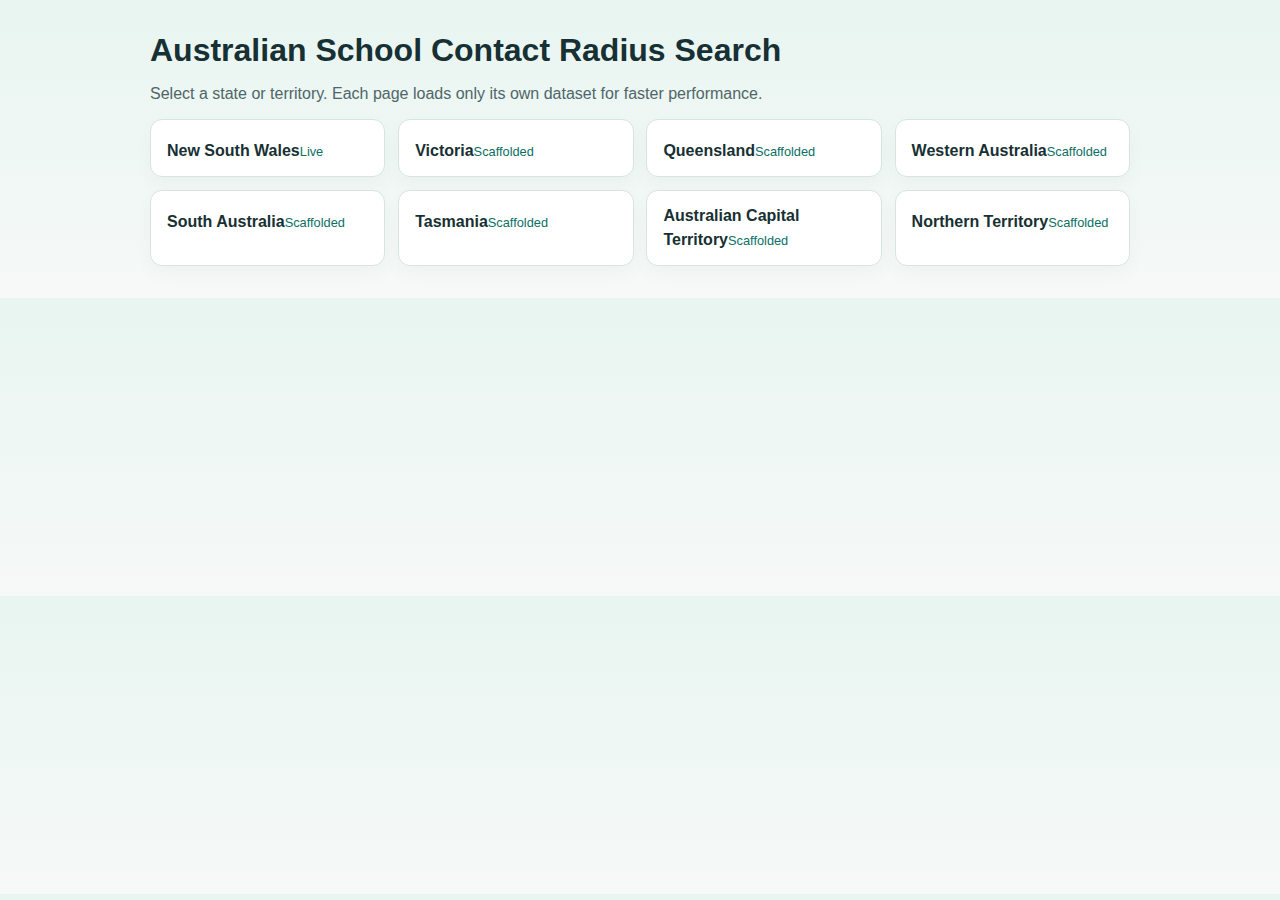
<file: docs/index.html>
<!doctype html>
<html lang="en">
<head>
  <meta charset="utf-8" />
  <meta name="viewport" content="width=device-width, initial-scale=1" />
  <title>Australian School Contact Search</title>
  <style>
    body { margin:0; font-family:"Avenir Next","Segoe UI",sans-serif; background:linear-gradient(180deg,#e8f5f1,#f6f9f8); color:#173033; }
    .wrap { max-width:980px; margin:2rem auto; padding:0 1rem; }
    h1 { margin:0 0 .5rem; }
    p { color:#4f6668; }
    .grid { display:grid; grid-template-columns:repeat(auto-fit,minmax(220px,1fr)); gap:.8rem; margin-top:1rem; }
    a.card { display:block; text-decoration:none; background:#fff; border:1px solid #d7e5e2; border-radius:12px; padding:1rem; color:#173033; box-shadow:0 8px 20px rgba(0,0,0,.03); }
    .tag { display:inline-block; margin-top:.5rem; font-size:.8rem; color:#0b6f64; }
  </style>
</head>
<body>
  <div class="wrap">
    <h1>Australian School Contact Radius Search</h1>
    <p>Select a state or territory. Each page loads only its own dataset for faster performance.</p>
    <div class="grid">
      <a class="card" href="./nsw.html"><strong>New South Wales</strong><div class="tag">Live</div></a>
      <a class="card" href="./vic.html"><strong>Victoria</strong><div class="tag">Scaffolded</div></a>
      <a class="card" href="./qld.html"><strong>Queensland</strong><div class="tag">Scaffolded</div></a>
      <a class="card" href="./wa.html"><strong>Western Australia</strong><div class="tag">Scaffolded</div></a>
      <a class="card" href="./sa.html"><strong>South Australia</strong><div class="tag">Scaffolded</div></a>
      <a class="card" href="./tas.html"><strong>Tasmania</strong><div class="tag">Scaffolded</div></a>
      <a class="card" href="./act.html"><strong>Australian Capital Territory</strong><div class="tag">Scaffolded</div></a>
      <a class="card" href="./nt.html"><strong>Northern Territory</strong><div class="tag">Scaffolded</div></a>
    </div>
  </div>
</body>
</html>
</file>
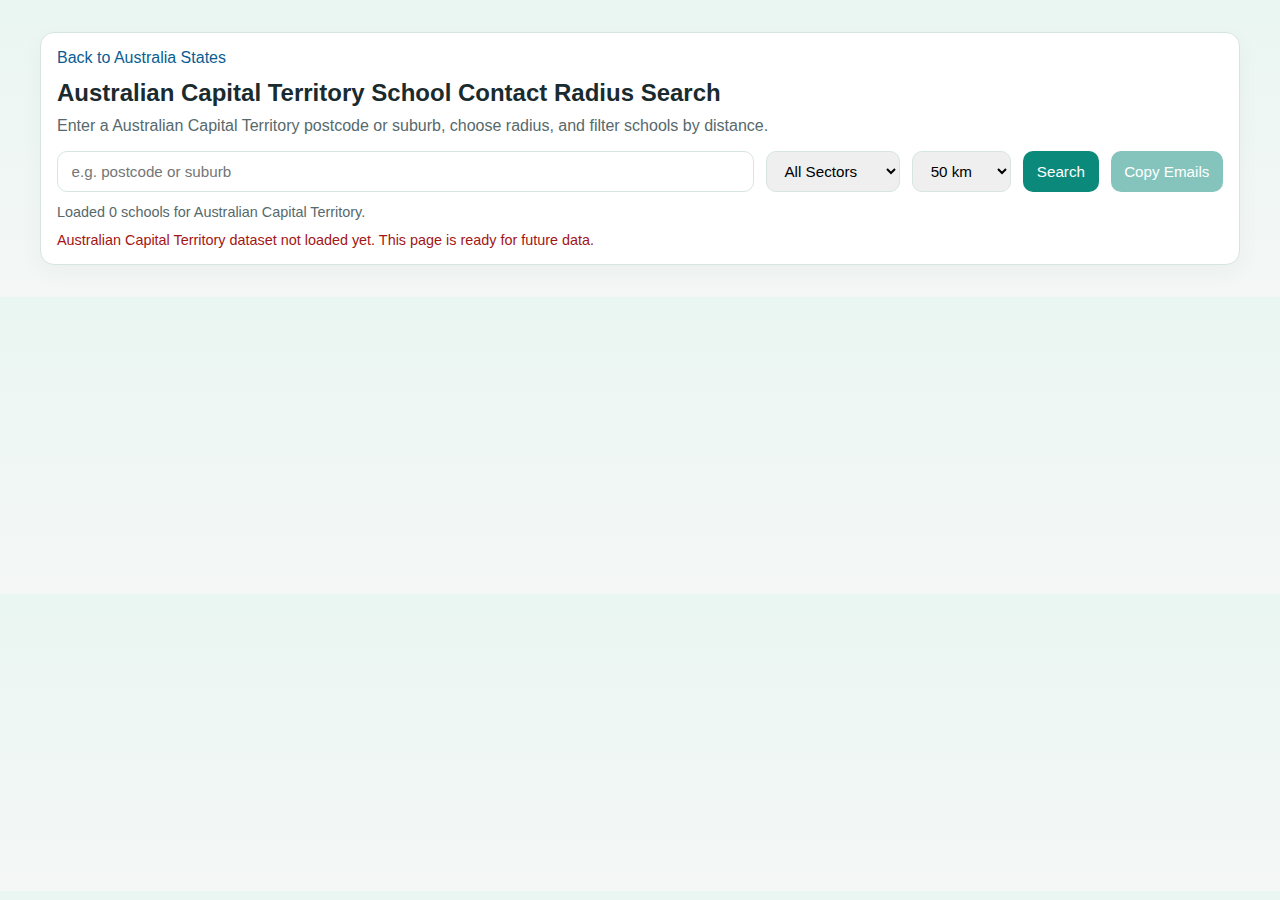
<file: docs/act.html>
<!doctype html>
<html lang="en">
<head>
  <meta charset="utf-8" />
  <meta name="viewport" content="width=device-width, initial-scale=1" />
  <title>Australian Capital Territory School Contact Radius Search</title>
  <link rel="stylesheet" href="./state.css" />
</head>
<body>
  <div class="wrap">
    <div class="card">
      <div class="topnav"><a href="./index.html">Back to Australia States</a></div>
      <h1 id="pageTitle"></h1>
      <p id="pageSub" class="sub"></p>
      <div class="row">
        <input id="location" placeholder="e.g. postcode or suburb" />
        <select id="sector">
          <option value="all" selected>All Sectors</option>
          <option value="government">Government</option>
          <option value="catholic">Catholic</option>
          <option value="independent">Independent</option>
        </select>
        <select id="radius">
          <option value="5">5 km</option>
          <option value="10">10 km</option>
          <option value="20">20 km</option>
          <option value="50" selected>50 km</option>
          <option value="100">100 km</option>
        </select>
        <button id="searchBtn">Search</button>
        <button id="copyBtn" type="button" disabled>Copy Emails</button>
      </div>
      <div id="meta" class="meta"></div>
      <div id="copyMeta" class="meta"></div>
      <div id="error" class="err"></div>
      <div style="overflow:auto;">
        <table id="results" hidden>
          <thead>
            <tr>
              <th>School</th>
              <th>Sector</th>
              <th>Suburb</th>
              <th>Postcode</th>
              <th>Distance (km)</th>
              <th>Email</th>
              <th>Contact Form</th>
              <th>Website</th>
            </tr>
          </thead>
          <tbody></tbody>
        </table>
      </div>
    </div>
  </div>

  <script>
    window.STATE_CODE = "act";
    window.STATE_NAME = "Australian Capital Territory";
  </script>
  <script src="./js/state-search.js"></script>
</body>
</html>
</file>
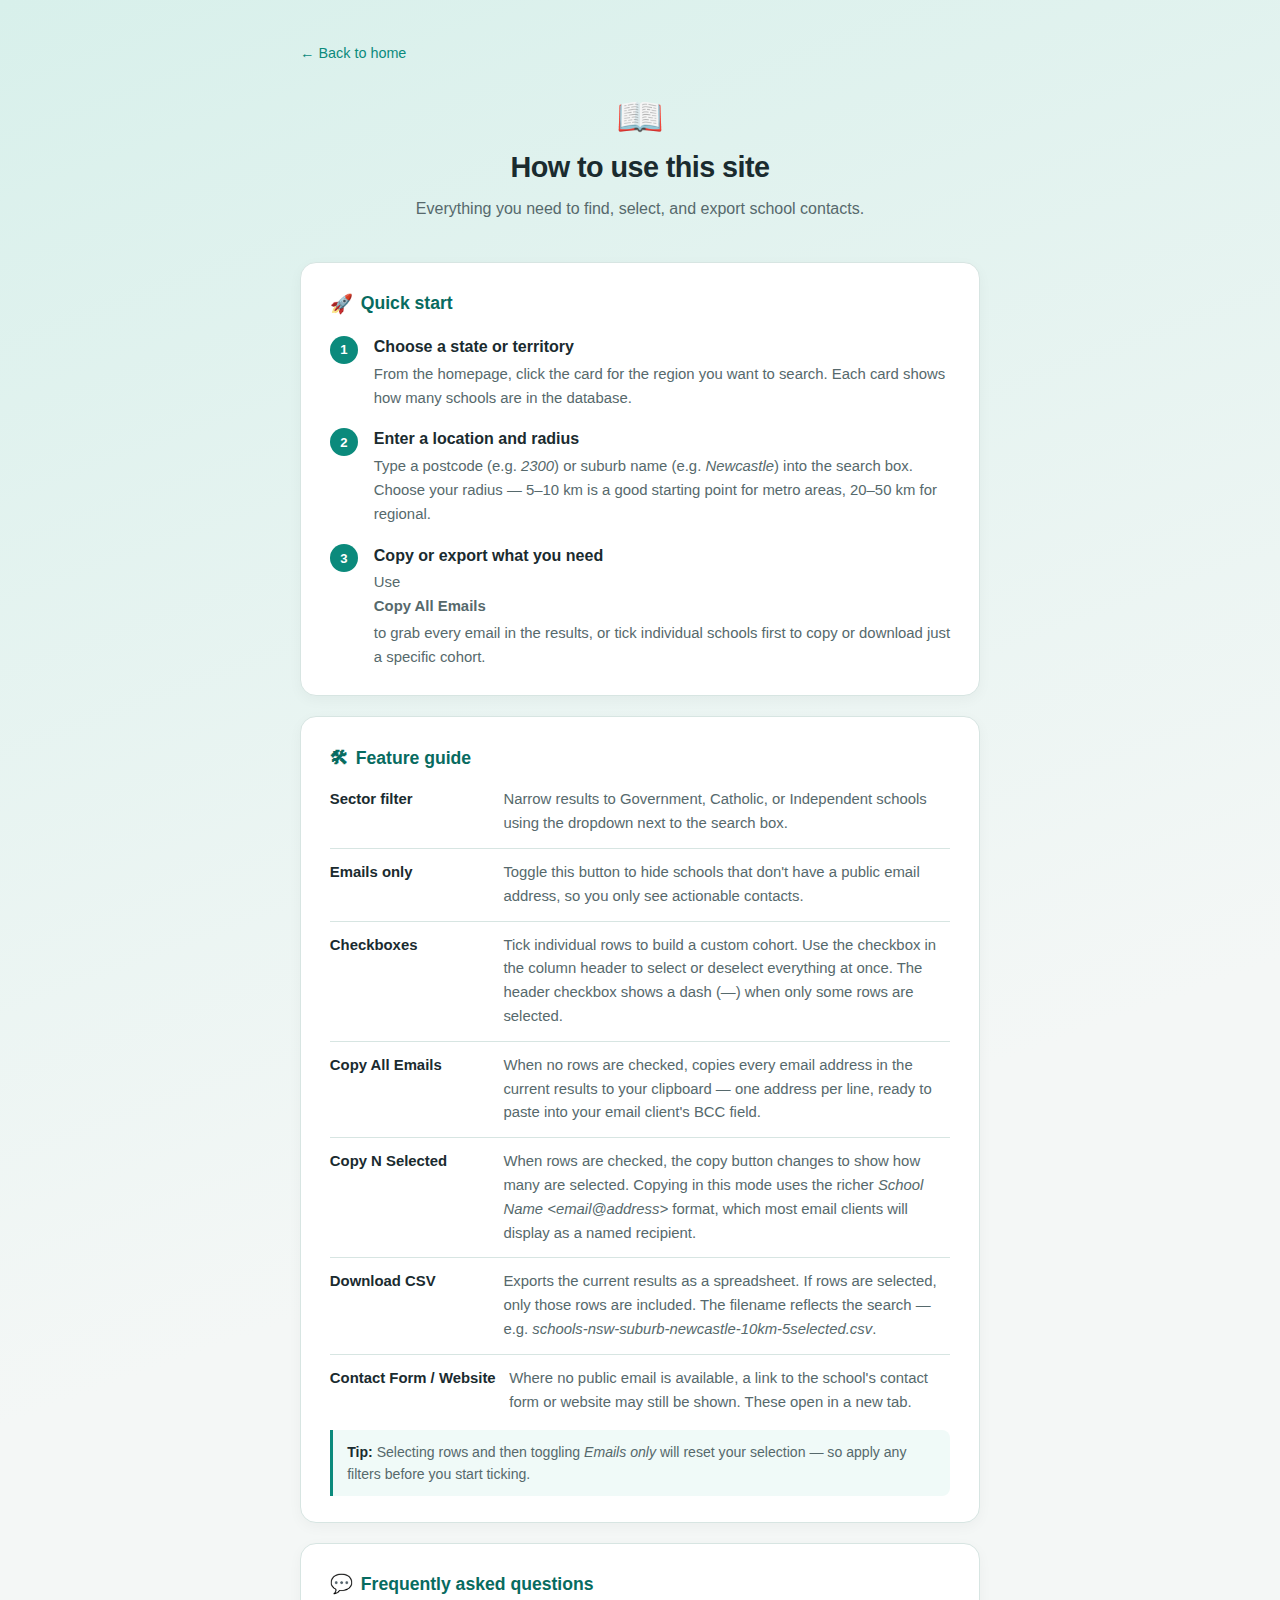
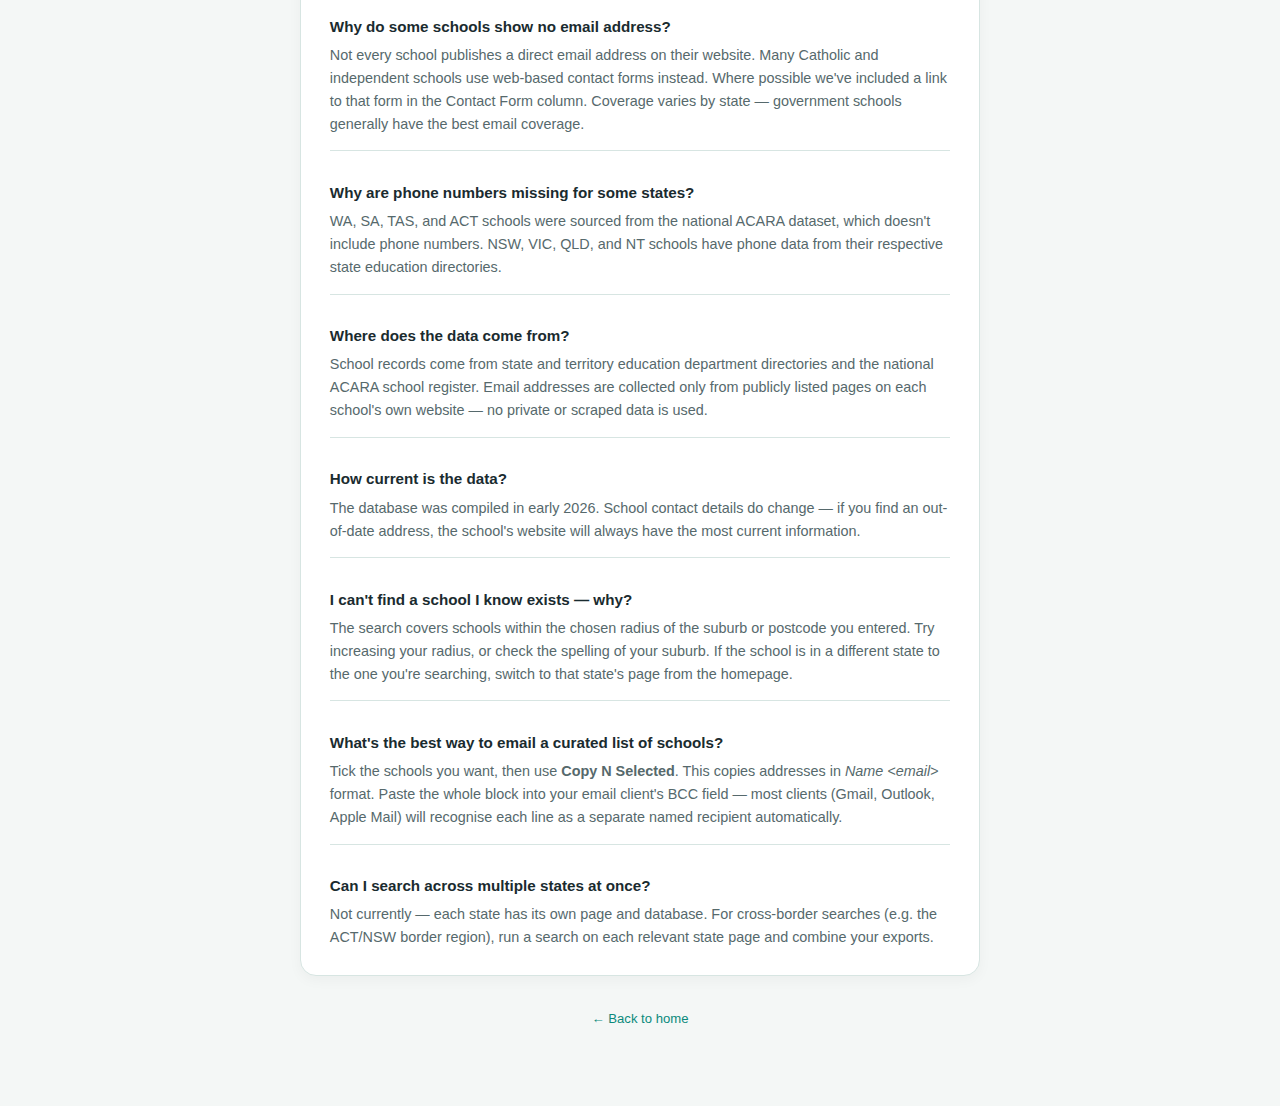
<file: docs/help.html>
<!doctype html>
<html lang="en">
<head>
  <meta charset="utf-8" />
  <meta name="viewport" content="width=device-width, initial-scale=1" />
  <title>How to use — School Contact Radius Search</title>
  <style>
    :root {
      --bg: #f4f7f6;
      --card: #ffffff;
      --ink: #1a2b2f;
      --accent: #0b8a7c;
      --accent-dark: #076b60;
      --line: #d7e5e2;
      --muted: #56696c;
    }

    *, *::before, *::after { box-sizing: border-box; }

    body {
      margin: 0;
      font-family: "Avenir Next", "Segoe UI", sans-serif;
      background: linear-gradient(160deg, #d8f0eb 0%, var(--bg) 45%);
      color: var(--ink);
      min-height: 100vh;
      line-height: 1.6;
    }

    .wrap {
      max-width: 720px;
      margin: 0 auto;
      padding: 2.5rem 1.25rem 4rem;
    }

    .topnav {
      margin-bottom: 2rem;
    }

    .topnav a {
      color: var(--accent);
      text-decoration: none;
      font-size: 0.9rem;
      font-weight: 500;
    }

    .topnav a:hover { text-decoration: underline; }

    .hero {
      text-align: center;
      margin-bottom: 2.5rem;
    }

    .hero-icon {
      font-size: 2.4rem;
      line-height: 1;
      margin-bottom: 0.5rem;
    }

    .hero h1 {
      margin: 0 0 0.4rem;
      font-size: 1.8rem;
      font-weight: 700;
      letter-spacing: -0.02em;
    }

    .hero p {
      margin: 0;
      color: var(--muted);
      font-size: 1rem;
    }

    /* ── Cards ── */
    .card {
      background: var(--card);
      border: 1px solid var(--line);
      border-radius: 16px;
      padding: 1.6rem 1.8rem;
      margin-bottom: 1.25rem;
      box-shadow: 0 4px 14px rgba(0,0,0,0.04);
    }

    .card h2 {
      margin: 0 0 1rem;
      font-size: 1.1rem;
      font-weight: 700;
      color: var(--accent-dark);
      display: flex;
      align-items: center;
      gap: 0.5rem;
    }

    .card h2 .icon { font-size: 1.15rem; }

    /* ── Steps ── */
    .steps { list-style: none; margin: 0; padding: 0; }

    .steps li {
      display: flex;
      gap: 1rem;
      margin-bottom: 1rem;
    }

    .steps li:last-child { margin-bottom: 0; }

    .step-num {
      flex-shrink: 0;
      width: 28px;
      height: 28px;
      background: var(--accent);
      color: #fff;
      border-radius: 50%;
      display: flex;
      align-items: center;
      justify-content: center;
      font-size: 0.82rem;
      font-weight: 700;
      margin-top: 0.1rem;
    }

    .step-body { flex: 1; }
    .step-body strong { display: block; margin-bottom: 0.2rem; }
    .step-body p { margin: 0; color: var(--muted); font-size: 0.93rem; }

    /* ── Feature rows ── */
    .feature-list { list-style: none; margin: 0; padding: 0; }

    .feature-list li {
      border-bottom: 1px solid var(--line);
      padding: 0.75rem 0;
      display: flex;
      gap: 0.85rem;
      align-items: flex-start;
      font-size: 0.93rem;
    }

    .feature-list li:last-child { border-bottom: none; padding-bottom: 0; }
    .feature-list li:first-child { padding-top: 0; }

    .feature-label {
      flex-shrink: 0;
      min-width: 160px;
      font-weight: 600;
      color: var(--ink);
    }

    .feature-desc { color: var(--muted); }

    /* ── FAQ ── */
    .faq { list-style: none; margin: 0; padding: 0; }

    .faq li {
      border-bottom: 1px solid var(--line);
      padding: 0.9rem 0;
    }

    .faq li:last-child { border-bottom: none; padding-bottom: 0; }
    .faq li:first-child { padding-top: 0; }

    .faq-q {
      font-weight: 600;
      margin-bottom: 0.3rem;
      font-size: 0.95rem;
    }

    .faq-a {
      color: var(--muted);
      font-size: 0.9rem;
      margin: 0;
    }

    /* ── Tip box ── */
    .tip {
      background: #f0faf8;
      border-left: 3px solid var(--accent);
      border-radius: 0 8px 8px 0;
      padding: 0.65rem 0.9rem;
      font-size: 0.88rem;
      color: var(--muted);
      margin-top: 1rem;
    }

    .tip strong { color: var(--ink); }

    /* ── Footer ── */
    .footnote {
      margin-top: 2rem;
      text-align: center;
      font-size: 0.82rem;
      color: var(--muted);
    }

    a { color: var(--accent); text-decoration: none; }
    a:hover { text-decoration: underline; }
  </style>
</head>
<body>
  <div class="wrap">

    <div class="topnav">
      <a href="./index.html">← Back to home</a>
    </div>

    <div class="hero">
      <div class="hero-icon">📖</div>
      <h1>How to use this site</h1>
      <p>Everything you need to find, select, and export school contacts.</p>
    </div>

    <!-- Quick start -->
    <div class="card">
      <h2><span class="icon">🚀</span> Quick start</h2>
      <ol class="steps">
        <li>
          <div class="step-num">1</div>
          <div class="step-body">
            <strong>Choose a state or territory</strong>
            <p>From the homepage, click the card for the region you want to search. Each card shows how many schools are in the database.</p>
          </div>
        </li>
        <li>
          <div class="step-num">2</div>
          <div class="step-body">
            <strong>Enter a location and radius</strong>
            <p>Type a postcode (e.g. <em>2300</em>) or suburb name (e.g. <em>Newcastle</em>) into the search box. Choose your radius — 5–10 km is a good starting point for metro areas, 20–50 km for regional.</p>
          </div>
        </li>
        <li>
          <div class="step-num">3</div>
          <div class="step-body">
            <strong>Copy or export what you need</strong>
            <p>Use <strong>Copy All Emails</strong> to grab every email in the results, or tick individual schools first to copy or download just a specific cohort.</p>
          </div>
        </li>
      </ol>
    </div>

    <!-- Feature guide -->
    <div class="card">
      <h2><span class="icon">🛠</span> Feature guide</h2>
      <ul class="feature-list">
        <li>
          <span class="feature-label">Sector filter</span>
          <span class="feature-desc">Narrow results to Government, Catholic, or Independent schools using the dropdown next to the search box.</span>
        </li>
        <li>
          <span class="feature-label">Emails only</span>
          <span class="feature-desc">Toggle this button to hide schools that don't have a public email address, so you only see actionable contacts.</span>
        </li>
        <li>
          <span class="feature-label">Checkboxes</span>
          <span class="feature-desc">Tick individual rows to build a custom cohort. Use the checkbox in the column header to select or deselect everything at once. The header checkbox shows a dash (—) when only some rows are selected.</span>
        </li>
        <li>
          <span class="feature-label">Copy All Emails</span>
          <span class="feature-desc">When no rows are checked, copies every email address in the current results to your clipboard — one address per line, ready to paste into your email client's BCC field.</span>
        </li>
        <li>
          <span class="feature-label">Copy N Selected</span>
          <span class="feature-desc">When rows are checked, the copy button changes to show how many are selected. Copying in this mode uses the richer <em>School Name &lt;email@address&gt;</em> format, which most email clients will display as a named recipient.</span>
        </li>
        <li>
          <span class="feature-label">Download CSV</span>
          <span class="feature-desc">Exports the current results as a spreadsheet. If rows are selected, only those rows are included. The filename reflects the search — e.g. <em>schools-nsw-suburb-newcastle-10km-5selected.csv</em>.</span>
        </li>
        <li>
          <span class="feature-label">Contact Form / Website</span>
          <span class="feature-desc">Where no public email is available, a link to the school's contact form or website may still be shown. These open in a new tab.</span>
        </li>
      </ul>
      <div class="tip">
        <strong>Tip:</strong> Selecting rows and then toggling <em>Emails only</em> will reset your selection — so apply any filters before you start ticking.
      </div>
    </div>

    <!-- FAQ -->
    <div class="card">
      <h2><span class="icon">💬</span> Frequently asked questions</h2>
      <ul class="faq">
        <li>
          <p class="faq-q">Why do some schools show no email address?</p>
          <p class="faq-a">Not every school publishes a direct email address on their website. Many Catholic and independent schools use web-based contact forms instead. Where possible we've included a link to that form in the Contact Form column. Coverage varies by state — government schools generally have the best email coverage.</p>
        </li>
        <li>
          <p class="faq-q">Why are phone numbers missing for some states?</p>
          <p class="faq-a">WA, SA, TAS, and ACT schools were sourced from the national ACARA dataset, which doesn't include phone numbers. NSW, VIC, QLD, and NT schools have phone data from their respective state education directories.</p>
        </li>
        <li>
          <p class="faq-q">Where does the data come from?</p>
          <p class="faq-a">School records come from state and territory education department directories and the national ACARA school register. Email addresses are collected only from publicly listed pages on each school's own website — no private or scraped data is used.</p>
        </li>
        <li>
          <p class="faq-q">How current is the data?</p>
          <p class="faq-a">The database was compiled in early 2026. School contact details do change — if you find an out-of-date address, the school's website will always have the most current information.</p>
        </li>
        <li>
          <p class="faq-q">I can't find a school I know exists — why?</p>
          <p class="faq-a">The search covers schools within the chosen radius of the suburb or postcode you entered. Try increasing your radius, or check the spelling of your suburb. If the school is in a different state to the one you're searching, switch to that state's page from the homepage.</p>
        </li>
        <li>
          <p class="faq-q">What's the best way to email a curated list of schools?</p>
          <p class="faq-a">Tick the schools you want, then use <strong>Copy N Selected</strong>. This copies addresses in <em>Name &lt;email&gt;</em> format. Paste the whole block into your email client's BCC field — most clients (Gmail, Outlook, Apple Mail) will recognise each line as a separate named recipient automatically.</p>
        </li>
        <li>
          <p class="faq-q">Can I search across multiple states at once?</p>
          <p class="faq-a">Not currently — each state has its own page and database. For cross-border searches (e.g. the ACT/NSW border region), run a search on each relevant state page and combine your exports.</p>
        </li>
      </ul>
    </div>

    <p class="footnote">
      <a href="./index.html">← Back to home</a>
    </p>

  </div>
</body>
</html>
</file>
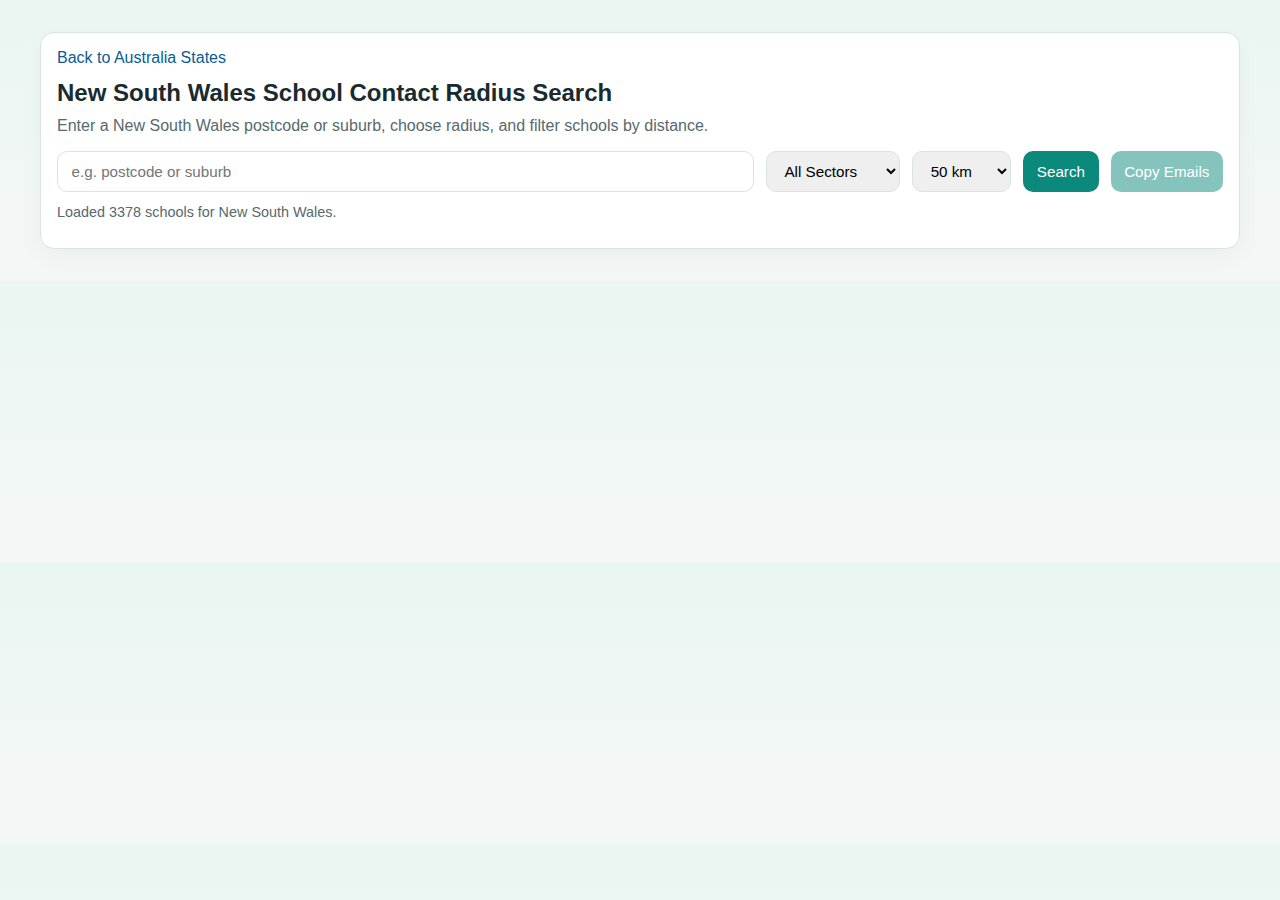
<file: docs/nsw.html>
<!doctype html>
<html lang="en">
<head>
  <meta charset="utf-8" />
  <meta name="viewport" content="width=device-width, initial-scale=1" />
  <title>New South Wales School Contact Radius Search</title>
  <link rel="stylesheet" href="./state.css" />
</head>
<body>
  <div class="wrap">
    <div class="card">
      <div class="topnav"><a href="./index.html">Back to Australia States</a></div>
      <h1 id="pageTitle"></h1>
      <p id="pageSub" class="sub"></p>
      <div class="row">
        <input id="location" placeholder="e.g. postcode or suburb" />
        <select id="sector">
          <option value="all" selected>All Sectors</option>
          <option value="government">Government</option>
          <option value="catholic">Catholic</option>
          <option value="independent">Independent</option>
        </select>
        <select id="radius">
          <option value="5">5 km</option>
          <option value="10">10 km</option>
          <option value="20">20 km</option>
          <option value="50" selected>50 km</option>
          <option value="100">100 km</option>
        </select>
        <button id="searchBtn">Search</button>
        <button id="copyBtn" type="button" disabled>Copy Emails</button>
      </div>
      <div id="meta" class="meta"></div>
      <div id="copyMeta" class="meta"></div>
      <div id="error" class="err"></div>
      <div style="overflow:auto;">
        <table id="results" hidden>
          <thead>
            <tr>
              <th>School</th>
              <th>Sector</th>
              <th>Suburb</th>
              <th>Postcode</th>
              <th>Distance (km)</th>
              <th>Email</th>
              <th>Contact Form</th>
              <th>Website</th>
            </tr>
          </thead>
          <tbody></tbody>
        </table>
      </div>
    </div>
  </div>

  <script>
    window.STATE_CODE = "nsw";
    window.STATE_NAME = "New South Wales";
  </script>
  <script src="./js/state-search.js"></script>
</body>
</html>
</file>
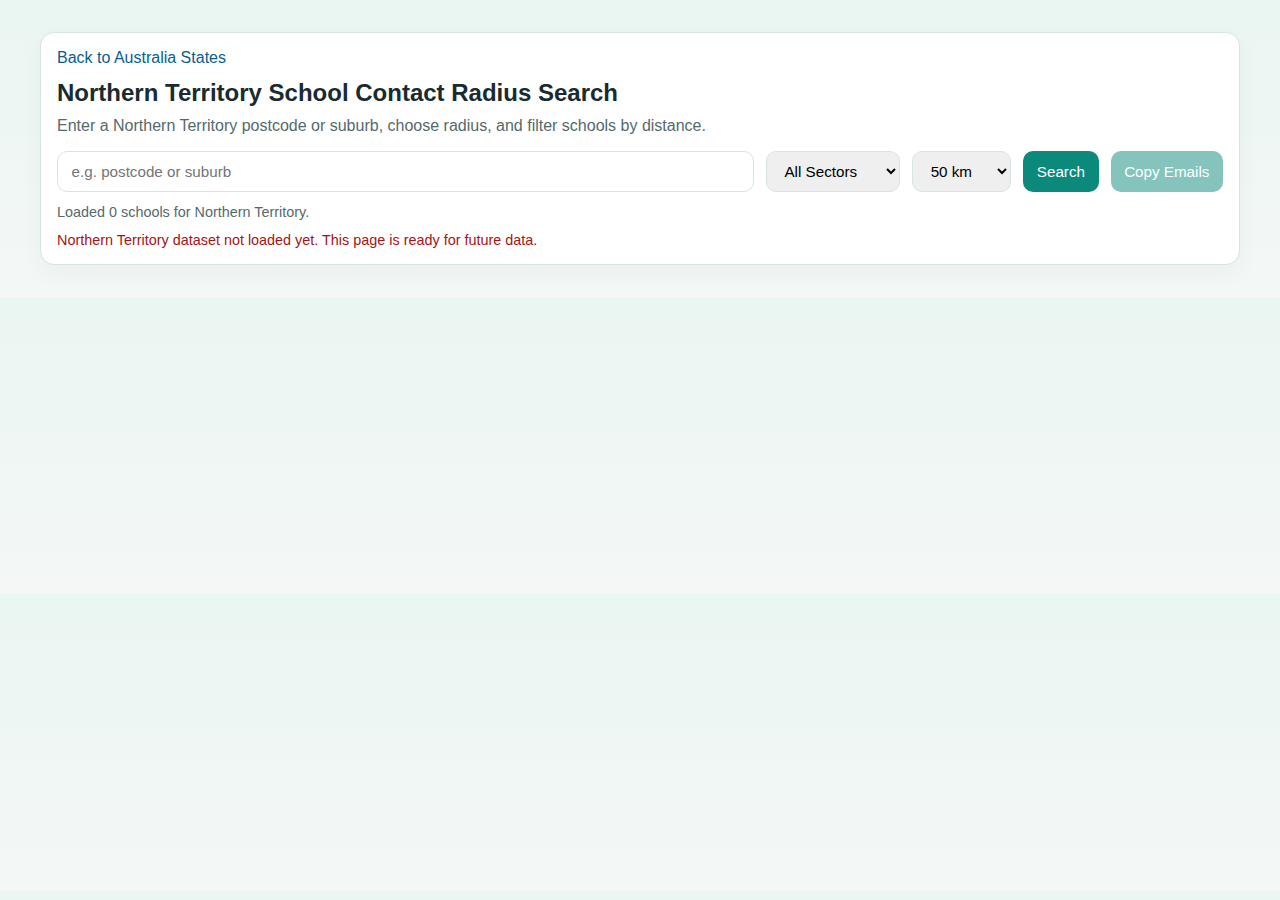
<file: docs/nt.html>
<!doctype html>
<html lang="en">
<head>
  <meta charset="utf-8" />
  <meta name="viewport" content="width=device-width, initial-scale=1" />
  <title>Northern Territory School Contact Radius Search</title>
  <link rel="stylesheet" href="./state.css" />
</head>
<body>
  <div class="wrap">
    <div class="card">
      <div class="topnav"><a href="./index.html">Back to Australia States</a></div>
      <h1 id="pageTitle"></h1>
      <p id="pageSub" class="sub"></p>
      <div class="row">
        <input id="location" placeholder="e.g. postcode or suburb" />
        <select id="sector">
          <option value="all" selected>All Sectors</option>
          <option value="government">Government</option>
          <option value="catholic">Catholic</option>
          <option value="independent">Independent</option>
        </select>
        <select id="radius">
          <option value="5">5 km</option>
          <option value="10">10 km</option>
          <option value="20">20 km</option>
          <option value="50" selected>50 km</option>
          <option value="100">100 km</option>
        </select>
        <button id="searchBtn">Search</button>
        <button id="copyBtn" type="button" disabled>Copy Emails</button>
      </div>
      <div id="meta" class="meta"></div>
      <div id="copyMeta" class="meta"></div>
      <div id="error" class="err"></div>
      <div style="overflow:auto;">
        <table id="results" hidden>
          <thead>
            <tr>
              <th>School</th>
              <th>Sector</th>
              <th>Suburb</th>
              <th>Postcode</th>
              <th>Distance (km)</th>
              <th>Email</th>
              <th>Contact Form</th>
              <th>Website</th>
            </tr>
          </thead>
          <tbody></tbody>
        </table>
      </div>
    </div>
  </div>

  <script>
    window.STATE_CODE = "nt";
    window.STATE_NAME = "Northern Territory";
  </script>
  <script src="./js/state-search.js"></script>
</body>
</html>
</file>
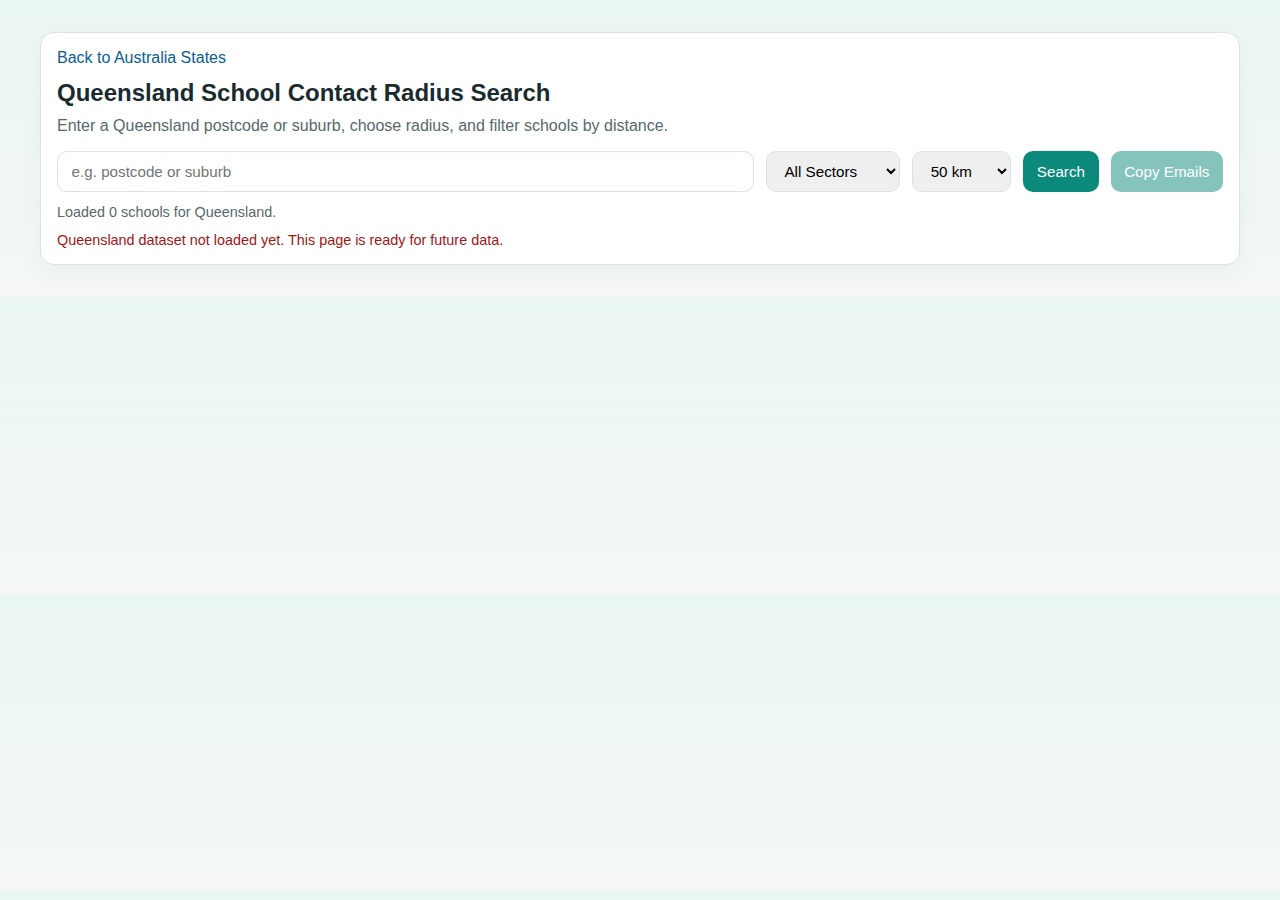
<file: docs/qld.html>
<!doctype html>
<html lang="en">
<head>
  <meta charset="utf-8" />
  <meta name="viewport" content="width=device-width, initial-scale=1" />
  <title>Queensland School Contact Radius Search</title>
  <link rel="stylesheet" href="./state.css" />
</head>
<body>
  <div class="wrap">
    <div class="card">
      <div class="topnav"><a href="./index.html">Back to Australia States</a></div>
      <h1 id="pageTitle"></h1>
      <p id="pageSub" class="sub"></p>
      <div class="row">
        <input id="location" placeholder="e.g. postcode or suburb" />
        <select id="sector">
          <option value="all" selected>All Sectors</option>
          <option value="government">Government</option>
          <option value="catholic">Catholic</option>
          <option value="independent">Independent</option>
        </select>
        <select id="radius">
          <option value="5">5 km</option>
          <option value="10">10 km</option>
          <option value="20">20 km</option>
          <option value="50" selected>50 km</option>
          <option value="100">100 km</option>
        </select>
        <button id="searchBtn">Search</button>
        <button id="copyBtn" type="button" disabled>Copy Emails</button>
      </div>
      <div id="meta" class="meta"></div>
      <div id="copyMeta" class="meta"></div>
      <div id="error" class="err"></div>
      <div style="overflow:auto;">
        <table id="results" hidden>
          <thead>
            <tr>
              <th>School</th>
              <th>Sector</th>
              <th>Suburb</th>
              <th>Postcode</th>
              <th>Distance (km)</th>
              <th>Email</th>
              <th>Contact Form</th>
              <th>Website</th>
            </tr>
          </thead>
          <tbody></tbody>
        </table>
      </div>
    </div>
  </div>

  <script>
    window.STATE_CODE = "qld";
    window.STATE_NAME = "Queensland";
  </script>
  <script src="./js/state-search.js"></script>
</body>
</html>
</file>
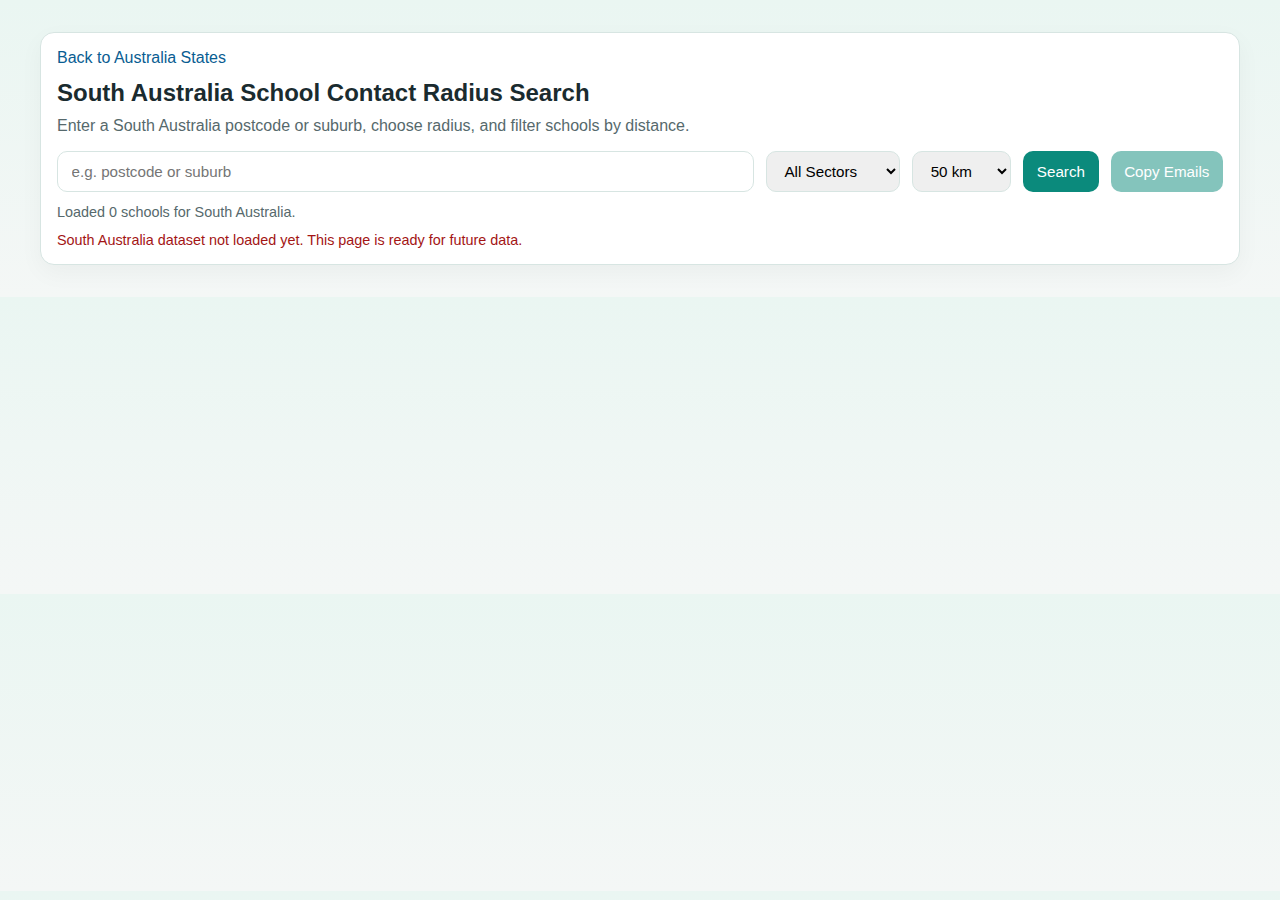
<file: docs/sa.html>
<!doctype html>
<html lang="en">
<head>
  <meta charset="utf-8" />
  <meta name="viewport" content="width=device-width, initial-scale=1" />
  <title>South Australia School Contact Radius Search</title>
  <link rel="stylesheet" href="./state.css" />
</head>
<body>
  <div class="wrap">
    <div class="card">
      <div class="topnav"><a href="./index.html">Back to Australia States</a></div>
      <h1 id="pageTitle"></h1>
      <p id="pageSub" class="sub"></p>
      <div class="row">
        <input id="location" placeholder="e.g. postcode or suburb" />
        <select id="sector">
          <option value="all" selected>All Sectors</option>
          <option value="government">Government</option>
          <option value="catholic">Catholic</option>
          <option value="independent">Independent</option>
        </select>
        <select id="radius">
          <option value="5">5 km</option>
          <option value="10">10 km</option>
          <option value="20">20 km</option>
          <option value="50" selected>50 km</option>
          <option value="100">100 km</option>
        </select>
        <button id="searchBtn">Search</button>
        <button id="copyBtn" type="button" disabled>Copy Emails</button>
      </div>
      <div id="meta" class="meta"></div>
      <div id="copyMeta" class="meta"></div>
      <div id="error" class="err"></div>
      <div style="overflow:auto;">
        <table id="results" hidden>
          <thead>
            <tr>
              <th>School</th>
              <th>Sector</th>
              <th>Suburb</th>
              <th>Postcode</th>
              <th>Distance (km)</th>
              <th>Email</th>
              <th>Contact Form</th>
              <th>Website</th>
            </tr>
          </thead>
          <tbody></tbody>
        </table>
      </div>
    </div>
  </div>

  <script>
    window.STATE_CODE = "sa";
    window.STATE_NAME = "South Australia";
  </script>
  <script src="./js/state-search.js"></script>
</body>
</html>
</file>
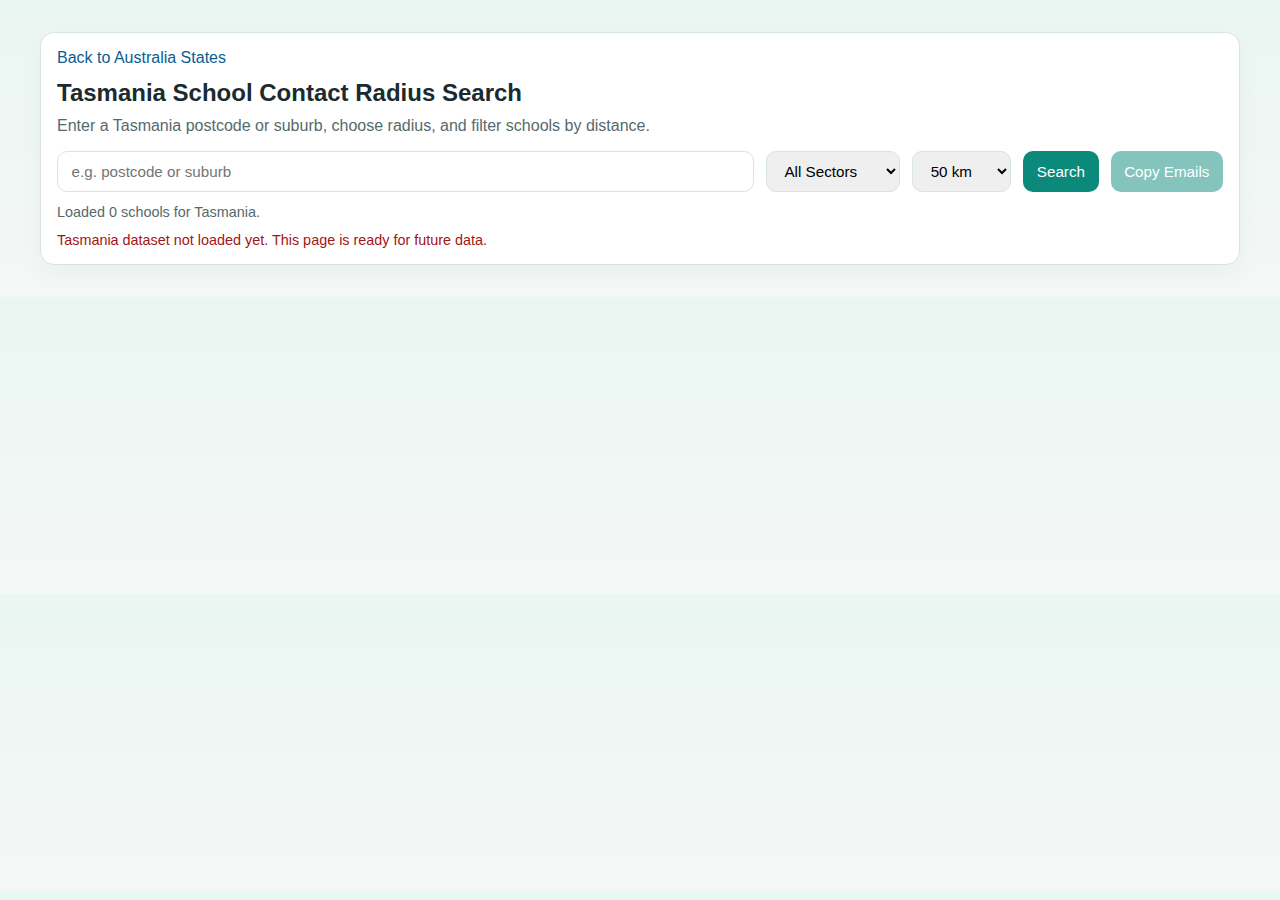
<file: docs/tas.html>
<!doctype html>
<html lang="en">
<head>
  <meta charset="utf-8" />
  <meta name="viewport" content="width=device-width, initial-scale=1" />
  <title>Tasmania School Contact Radius Search</title>
  <link rel="stylesheet" href="./state.css" />
</head>
<body>
  <div class="wrap">
    <div class="card">
      <div class="topnav"><a href="./index.html">Back to Australia States</a></div>
      <h1 id="pageTitle"></h1>
      <p id="pageSub" class="sub"></p>
      <div class="row">
        <input id="location" placeholder="e.g. postcode or suburb" />
        <select id="sector">
          <option value="all" selected>All Sectors</option>
          <option value="government">Government</option>
          <option value="catholic">Catholic</option>
          <option value="independent">Independent</option>
        </select>
        <select id="radius">
          <option value="5">5 km</option>
          <option value="10">10 km</option>
          <option value="20">20 km</option>
          <option value="50" selected>50 km</option>
          <option value="100">100 km</option>
        </select>
        <button id="searchBtn">Search</button>
        <button id="copyBtn" type="button" disabled>Copy Emails</button>
      </div>
      <div id="meta" class="meta"></div>
      <div id="copyMeta" class="meta"></div>
      <div id="error" class="err"></div>
      <div style="overflow:auto;">
        <table id="results" hidden>
          <thead>
            <tr>
              <th>School</th>
              <th>Sector</th>
              <th>Suburb</th>
              <th>Postcode</th>
              <th>Distance (km)</th>
              <th>Email</th>
              <th>Contact Form</th>
              <th>Website</th>
            </tr>
          </thead>
          <tbody></tbody>
        </table>
      </div>
    </div>
  </div>

  <script>
    window.STATE_CODE = "tas";
    window.STATE_NAME = "Tasmania";
  </script>
  <script src="./js/state-search.js"></script>
</body>
</html>
</file>
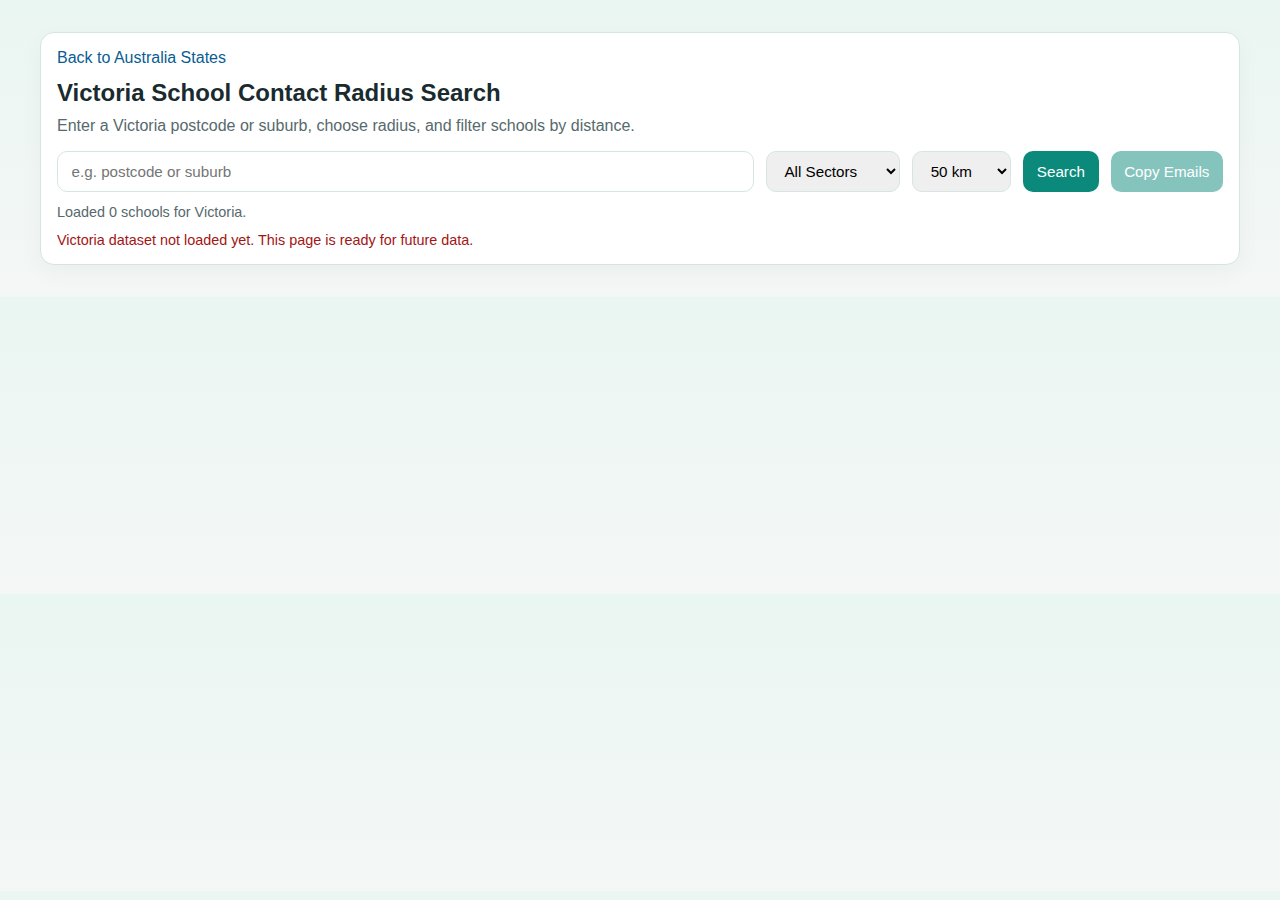
<file: docs/vic.html>
<!doctype html>
<html lang="en">
<head>
  <meta charset="utf-8" />
  <meta name="viewport" content="width=device-width, initial-scale=1" />
  <title>Victoria School Contact Radius Search</title>
  <link rel="stylesheet" href="./state.css" />
</head>
<body>
  <div class="wrap">
    <div class="card">
      <div class="topnav"><a href="./index.html">Back to Australia States</a></div>
      <h1 id="pageTitle"></h1>
      <p id="pageSub" class="sub"></p>
      <div class="row">
        <input id="location" placeholder="e.g. postcode or suburb" />
        <select id="sector">
          <option value="all" selected>All Sectors</option>
          <option value="government">Government</option>
          <option value="catholic">Catholic</option>
          <option value="independent">Independent</option>
        </select>
        <select id="radius">
          <option value="5">5 km</option>
          <option value="10">10 km</option>
          <option value="20">20 km</option>
          <option value="50" selected>50 km</option>
          <option value="100">100 km</option>
        </select>
        <button id="searchBtn">Search</button>
        <button id="copyBtn" type="button" disabled>Copy Emails</button>
      </div>
      <div id="meta" class="meta"></div>
      <div id="copyMeta" class="meta"></div>
      <div id="error" class="err"></div>
      <div style="overflow:auto;">
        <table id="results" hidden>
          <thead>
            <tr>
              <th>School</th>
              <th>Sector</th>
              <th>Suburb</th>
              <th>Postcode</th>
              <th>Distance (km)</th>
              <th>Email</th>
              <th>Contact Form</th>
              <th>Website</th>
            </tr>
          </thead>
          <tbody></tbody>
        </table>
      </div>
    </div>
  </div>

  <script>
    window.STATE_CODE = "vic";
    window.STATE_NAME = "Victoria";
  </script>
  <script src="./js/state-search.js"></script>
</body>
</html>
</file>
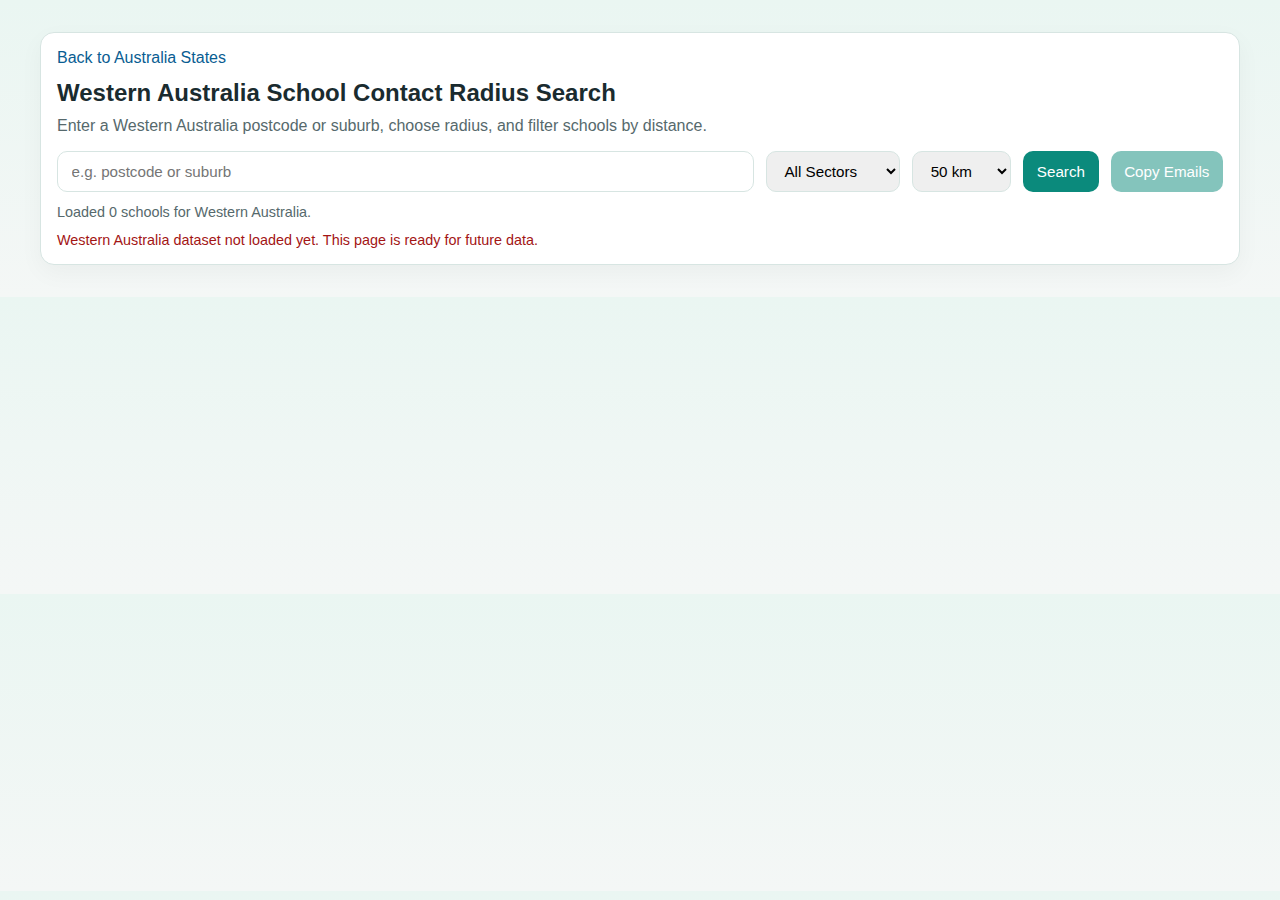
<file: docs/wa.html>
<!doctype html>
<html lang="en">
<head>
  <meta charset="utf-8" />
  <meta name="viewport" content="width=device-width, initial-scale=1" />
  <title>Western Australia School Contact Radius Search</title>
  <link rel="stylesheet" href="./state.css" />
</head>
<body>
  <div class="wrap">
    <div class="card">
      <div class="topnav"><a href="./index.html">Back to Australia States</a></div>
      <h1 id="pageTitle"></h1>
      <p id="pageSub" class="sub"></p>
      <div class="row">
        <input id="location" placeholder="e.g. postcode or suburb" />
        <select id="sector">
          <option value="all" selected>All Sectors</option>
          <option value="government">Government</option>
          <option value="catholic">Catholic</option>
          <option value="independent">Independent</option>
        </select>
        <select id="radius">
          <option value="5">5 km</option>
          <option value="10">10 km</option>
          <option value="20">20 km</option>
          <option value="50" selected>50 km</option>
          <option value="100">100 km</option>
        </select>
        <button id="searchBtn">Search</button>
        <button id="copyBtn" type="button" disabled>Copy Emails</button>
      </div>
      <div id="meta" class="meta"></div>
      <div id="copyMeta" class="meta"></div>
      <div id="error" class="err"></div>
      <div style="overflow:auto;">
        <table id="results" hidden>
          <thead>
            <tr>
              <th>School</th>
              <th>Sector</th>
              <th>Suburb</th>
              <th>Postcode</th>
              <th>Distance (km)</th>
              <th>Email</th>
              <th>Contact Form</th>
              <th>Website</th>
            </tr>
          </thead>
          <tbody></tbody>
        </table>
      </div>
    </div>
  </div>

  <script>
    window.STATE_CODE = "wa";
    window.STATE_NAME = "Western Australia";
  </script>
  <script src="./js/state-search.js"></script>
</body>
</html>
</file>
<file: docs/state.css>
:root {
  --bg: #f4f7f6;
  --card: #ffffff;
  --ink: #1a2b2f;
  --accent: #0b8a7c;
  --line: #d7e5e2;
  --muted: #56696c;
}
body { margin: 0; font-family: "Avenir Next", "Segoe UI", sans-serif; background: linear-gradient(180deg, #eaf6f2, var(--bg)); color: var(--ink); }
.wrap { max-width: 1200px; margin: 2rem auto; padding: 0 1rem; }
.card { background: var(--card); border: 1px solid var(--line); border-radius: 14px; padding: 1rem; box-shadow: 0 8px 24px rgba(0,0,0,0.04); }
h1 { margin: 0; font-size: 1.5rem; }
.sub { margin: 0.6rem 0 1rem; color: var(--muted); }
.row { display: flex; gap: 0.75rem; flex-wrap: wrap; }
input, select, button { border: 1px solid var(--line); border-radius: 10px; padding: 0.65rem 0.85rem; font-size: 0.95rem; }
input { flex: 1; min-width: 220px; }
button { border: 0; background: var(--accent); color: #fff; cursor: pointer; }
button:disabled { opacity: 0.5; cursor: not-allowed; }
.meta { margin-top: 0.75rem; color: var(--muted); font-size: 0.9rem; }
.err { margin-top: 0.5rem; color: #a31515; font-size: 0.9rem; }
table { width: 100%; border-collapse: collapse; margin-top: 1rem; font-size: 0.9rem; }
th, td { border-bottom: 1px solid var(--line); padding: 0.55rem 0.35rem; text-align: left; vertical-align: top; }
th { color: var(--muted); font-weight: 600; }
a { color: #095d92; text-decoration: none; }
.topnav { margin-bottom: 0.75rem; }
.emails-only-label { display: flex; align-items: center; gap: 0.4rem; font-size: 0.9rem; cursor: pointer; color: var(--ink); white-space: nowrap; }
.flavour { display: none; margin-top: 0.5rem; padding: 0.5rem 0.85rem; background: #f0faf8; border-left: 3px solid var(--accent); border-radius: 0 8px 8px 0; font-size: 0.88rem; color: var(--muted); font-style: italic; }
.flavour.visible { display: block; }
</file>
